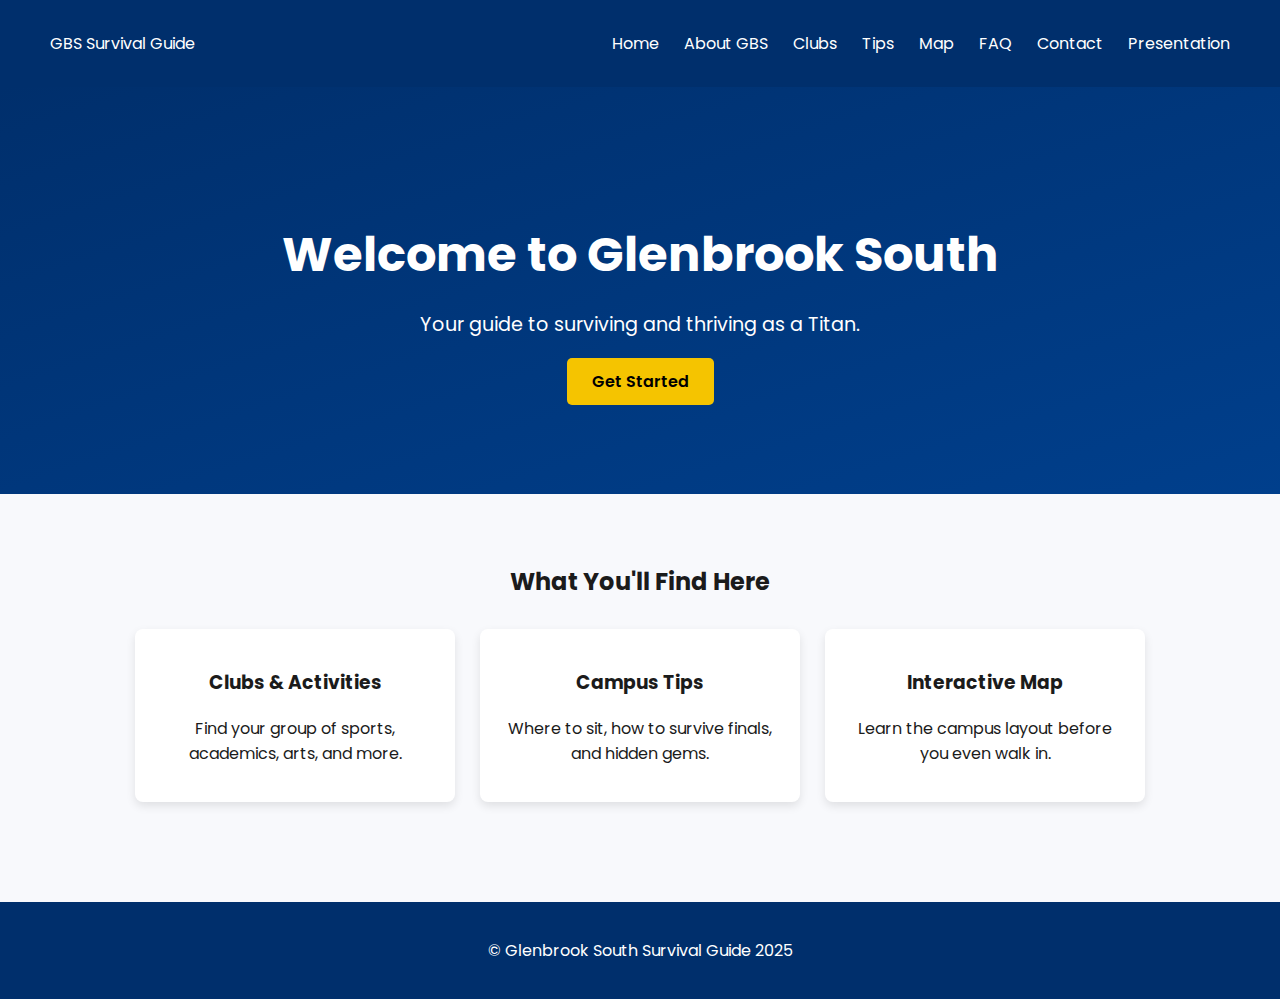
<file: index.html>
<!DOCTYPE html>
<html lang="en">
  <head>
    <meta charset="UTF-8" />
    <meta name="viewport" content="width=device-width, initial-scale=1.0" />
    <title>GBS New Student Survival Guide</title>
    <link rel="stylesheet" href="index.css" />
  </head>
  <body>
    <!-- NAVBAR -->
    <nav class="navbar">
      <div class="logo">GBS Survival Guide</div>
      <ul class="nav-links">
        <li><a href="index.html">Home</a></li>
        <li><a href="about.html">About GBS</a></li>
        <li><a href="clubs.html">Clubs</a></li>
        <li><a href="tips.html">Tips</a></li>
        <li><a href="map.html">Map</a></li>
        <li><a href="faq.html">FAQ</a></li>
        <li><a href="contact.html">Contact</a></li>
        <li><a href="wdc.html">Presentation</a></li>
      </ul>
    </nav>

    <!-- HERO SECTION -->
    <header class="hero">
      <h1>Welcome to Glenbrook South</h1>
      <p>Your guide to surviving and thriving as a Titan.</p>
      <a href="tips.html" class="hero-btn">Get Started</a>
    </header>

    <!-- SECTIONS -->
    <section class="section">
      <h2>What You'll Find Here</h2>
      <div class="cards">
        <div class="card">
          <h3>Clubs & Activities</h3>
          <p>Find your group of sports, academics, arts, and more.</p>
        </div>
        <div class="card">
          <h3>Campus Tips</h3>
          <p>Where to sit, how to survive finals, and hidden gems.</p>
        </div>
        <div class="card">
          <h3>Interactive Map</h3>
          <p>Learn the campus layout before you even walk in.</p>
        </div>
      </div>
    </section>

    <footer>
      <p>© Glenbrook South Survival Guide 2025</p>
    </footer>
  </body>
</html>
</file>
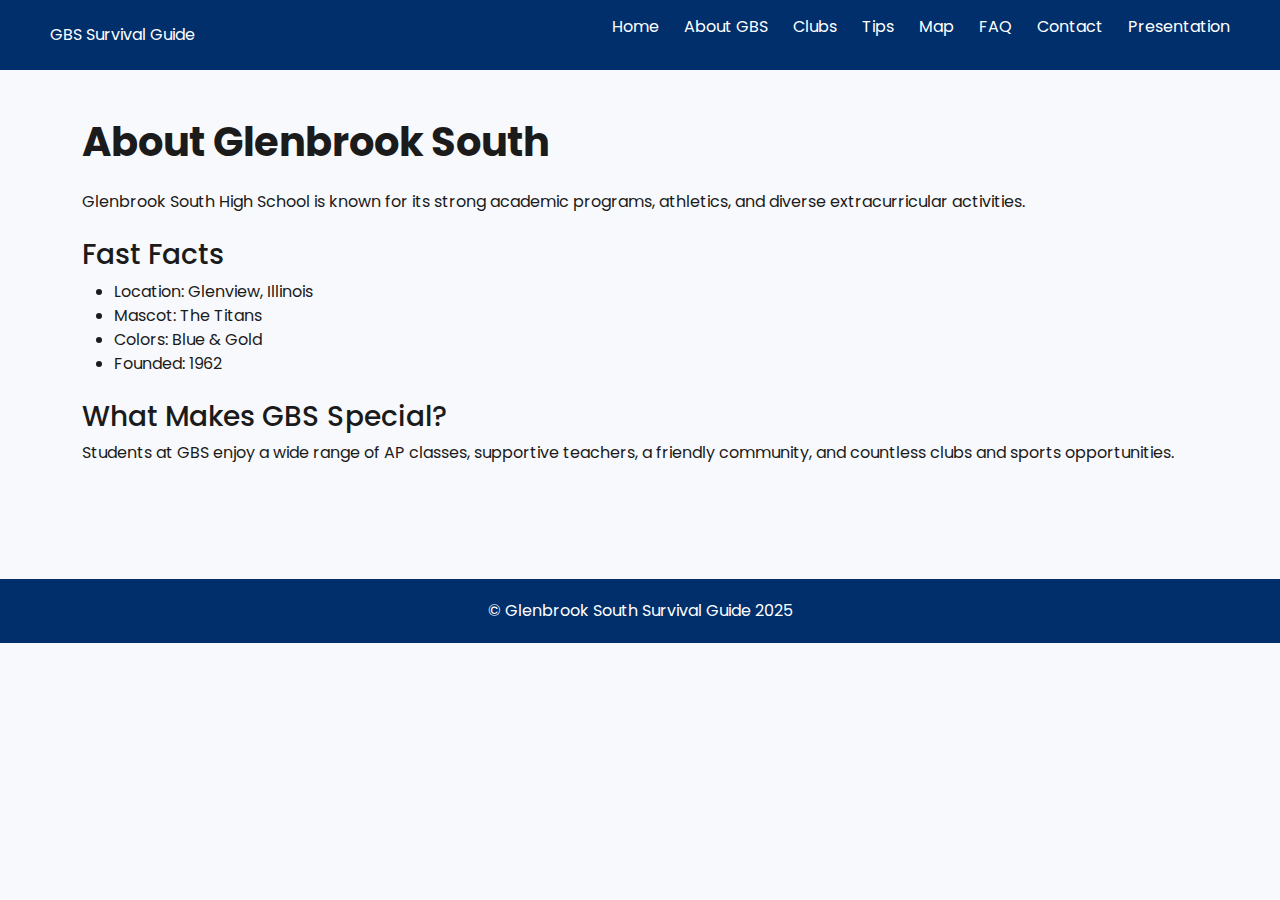
<file: about.html>
<!DOCTYPE html>
<html lang="en">
  <head>
    <meta charset="UTF-8" />
    <meta name="viewport" content="width=device-width, initial-scale=1" />
    <title>About Glenbrook South</title>
    <link
      href="https://cdn.jsdelivr.net/npm/bootstrap@5.3.2/dist/css/bootstrap.min.css"
      rel="stylesheet"
    />
    <script src="https://cdn.jsdelivr.net/npm/bootstrap@5.3.2/dist/js/bootstrap.bundle.min.js"></script>
    <link rel="stylesheet" href="index.css" />
  </head>
  <body>
    <!-- NAVBAR  -->
    <nav class="navbar">
      <div class="logo">GBS Survival Guide</div>
      <ul class="nav-links">
        <li><a href="index.html">Home</a></li>
        <li><a href="about.html">About GBS</a></li>
        <li><a href="clubs.html">Clubs</a></li>
        <li><a href="tips.html">Tips</a></li>
        <li><a href="map.html">Map</a></li>
        <li><a href="faq.html">FAQ</a></li>
        <li><a href="contact.html">Contact</a></li>
        <li><a href="wdc.html">Presentation</a></li>
      </ul>
    </nav>

    <div class="container py-5">
      <h1 class="fw-bold mb-4">About Glenbrook South</h1>

      <p>
        Glenbrook South High School is known for its strong academic programs,
        athletics, and diverse extracurricular activities.
      </p>

      <h3 class="mt-4">Fast Facts</h3>
      <ul>
        <li>Location: Glenview, Illinois</li>
        <li>Mascot: The Titans</li>
        <li>Colors: Blue & Gold</li>
        <li>Founded: 1962</li>
      </ul>

      <h3 class="mt-4">What Makes GBS Special?</h3>
      <p>
        Students at GBS enjoy a wide range of AP classes, supportive teachers, a
        friendly community, and countless clubs and sports opportunities.
      </p>
    </div>

    <!-- FOOTER -->
    <footer>© Glenbrook South Survival Guide 2025</footer>
  </body>
</html>
</file>
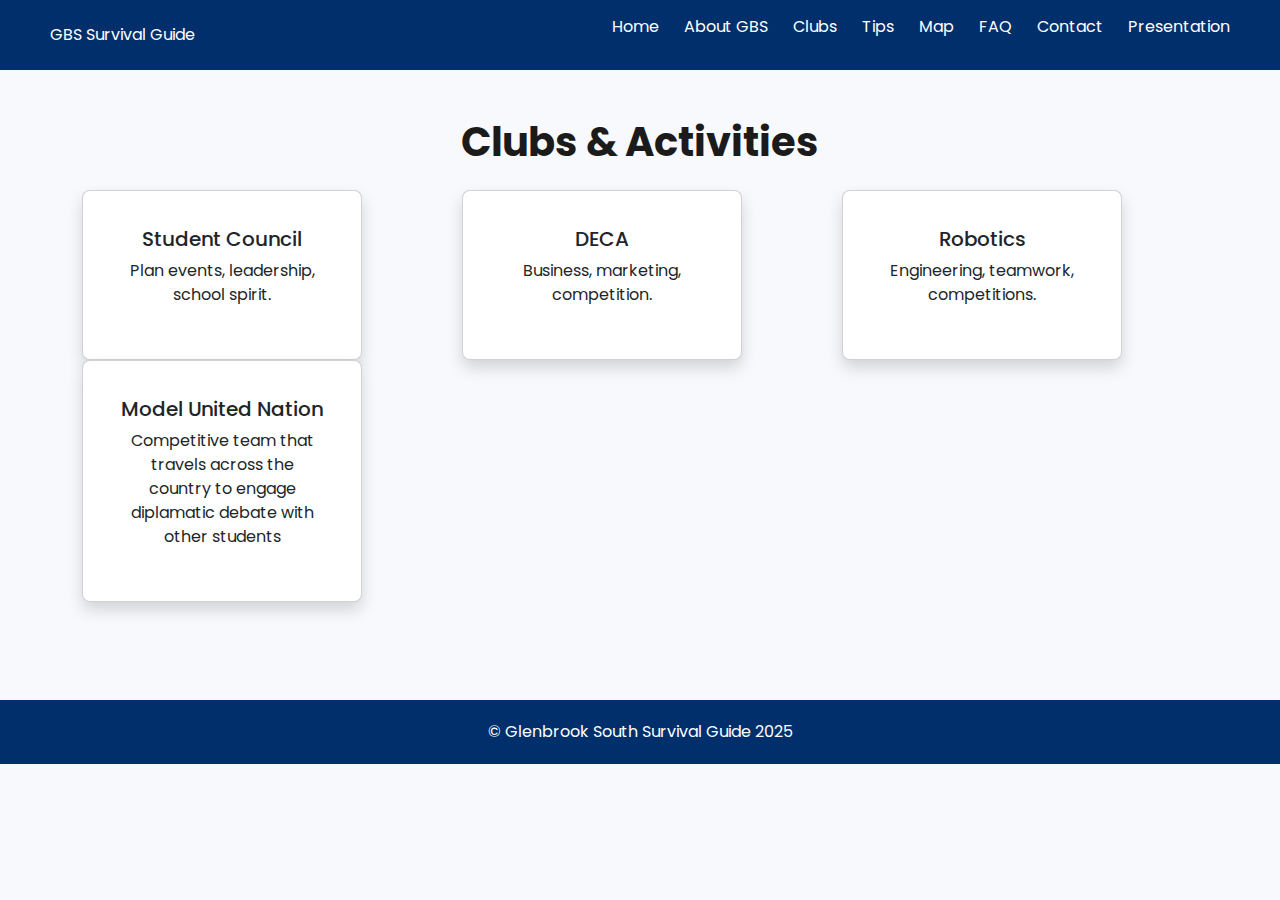
<file: clubs.html>
<!DOCTYPE html>
<html lang="en">
  <head>
    <meta charset="UTF-8" />
    <meta name="viewport" content="width=device-width, initial-scale=1" />
    <title>GBS Clubs & Activities</title>
    <link
      href="https://cdn.jsdelivr.net/npm/bootstrap@5.3.2/dist/css/bootstrap.min.css"
      rel="stylesheet"
    />
    <script src="https://cdn.jsdelivr.net/npm/bootstrap@5.3.2/dist/js/bootstrap.bundle.min.js"></script>
    <link rel="stylesheet" href="index.css" />
  </head>
  <body>
    <!-- NAVBAR -->
    <nav class="navbar">
      <div class="logo">GBS Survival Guide</div>
      <ul class="nav-links">
        <li><a href="index.html">Home</a></li>
        <li><a href="about.html">About GBS</a></li>
        <li><a href="clubs.html">Clubs</a></li>
        <li><a href="tips.html">Tips</a></li>
        <li><a href="map.html">Map</a></li>
        <li><a href="faq.html">FAQ</a></li>
        <li><a href="contact.html">Contact</a></li>
        <li><a href="wdc.html">Presentation</a></li>
      </ul>
    </nav>

    <div class="container py-5">
      <h1 class="fw-bold text-center mb-4">Clubs & Activities</h1>

      <div class="row g-4">
        <!-- Card Example -->
        <div class="col-md-4">
          <div class="card shadow">
            <div class="card-body">
              <h5 class="card-title">Student Council</h5>
              <p>Plan events, leadership, school spirit.</p>
            </div>
          </div>
        </div>

        <div class="col-md-4">
          <div class="card shadow">
            <div class="card-body">
              <h5 class="card-title">DECA</h5>
              <p>Business, marketing, competition.</p>
            </div>
          </div>
        </div>

        <div class="col-md-4">
          <div class="card shadow">
            <div class="card-body">
              <h5 class="card-title">Robotics</h5>
              <p>Engineering, teamwork, competitions.</p>
            </div>
          </div>
        </div>
      </div>

      <div class="col-md-4">
        <div class="card shadow">
          <div class="card-body">
            <h5 class="card-title">Model United Nation</h5>
            <p>
              Competitive team that travels across the country to engage
              diplamatic debate with other students
            </p>
          </div>
        </div>
      </div>
    </div>

    <!-- FOOTER -->
    <footer>© Glenbrook South Survival Guide 2025</footer>
  </body>
</html>
</file>
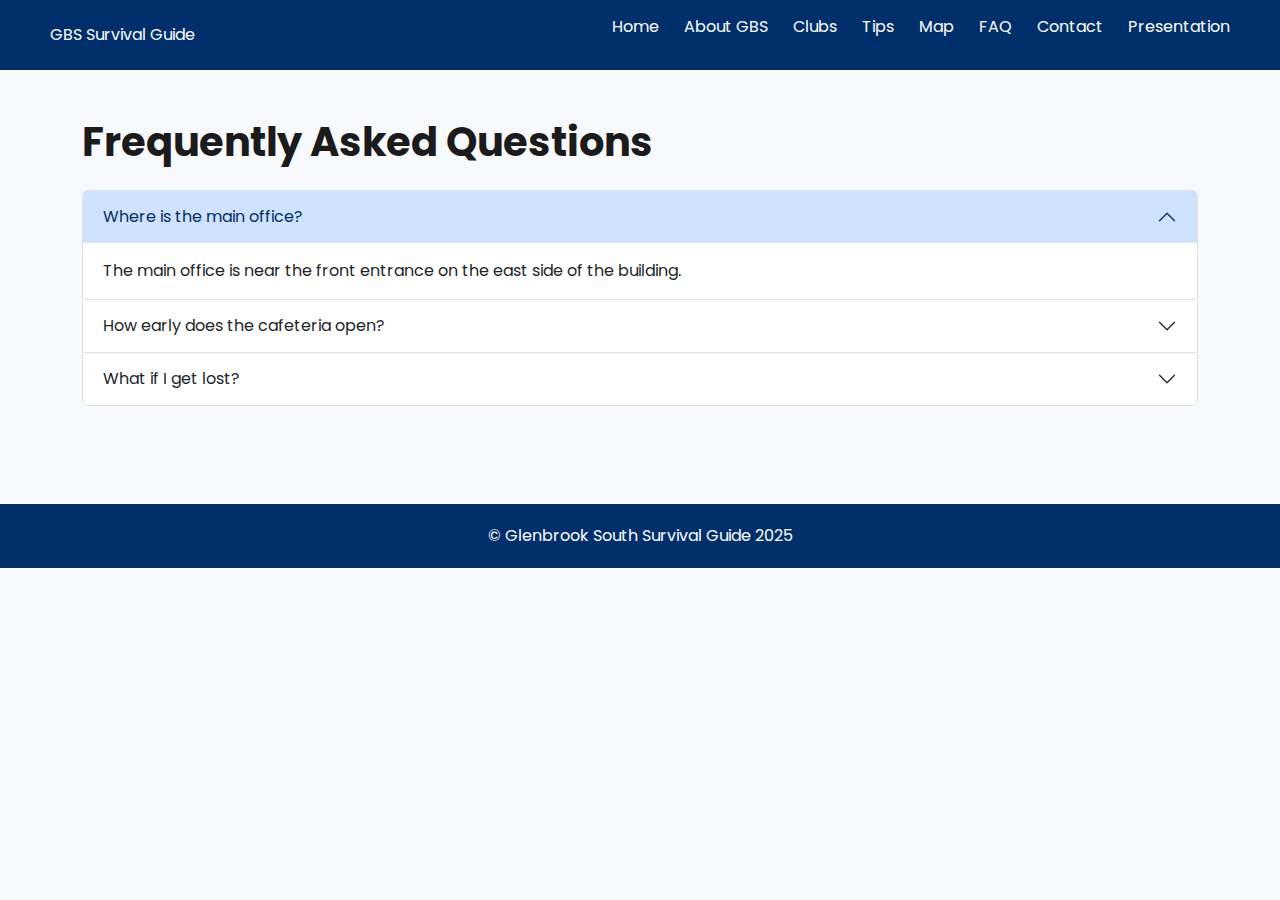
<file: faq.html>
<!DOCTYPE html>
<html lang="en">
  <head>
    <meta charset="UTF-8" />
    <meta name="viewport" content="width=device-width, initial-scale=1" />
    <title>GBS FAQ</title>
    <link
      href="https://cdn.jsdelivr.net/npm/bootstrap@5.3.2/dist/css/bootstrap.min.css"
      rel="stylesheet"
    />
    <script src="https://cdn.jsdelivr.net/npm/bootstrap@5.3.2/dist/js/bootstrap.bundle.min.js"></script>
    <link rel="stylesheet" href="index.css" />
  </head>

  <body>
    <!-- NAVBAR -->
    <nav class="navbar">
      <div class="logo">GBS Survival Guide</div>
      <ul class="nav-links">
        <li><a href="index.html">Home</a></li>
        <li><a href="about.html">About GBS</a></li>
        <li><a href="clubs.html">Clubs</a></li>
        <li><a href="tips.html">Tips</a></li>
        <li><a href="map.html">Map</a></li>
        <li><a href="faq.html">FAQ</a></li>
        <li><a href="contact.html">Contact</a></li>
        <li><a href="wdc.html">Presentation</a></li>
      </ul>
    </nav>

    <div class="container py-5">
      <h1 class="fw-bold mb-4">Frequently Asked Questions</h1>

      <div class="accordion" id="faqAcc">
        <div class="accordion-item">
          <h2 class="accordion-header">
            <button
              class="accordion-button"
              data-bs-toggle="collapse"
              data-bs-target="#q1"
            >
              Where is the main office?
            </button>
          </h2>
          <div
            id="q1"
            class="accordion-collapse collapse show"
            data-bs-parent="#faqAcc"
          >
            <div class="accordion-body">
              The main office is near the front entrance on the east side of the
              building.
            </div>
          </div>
        </div>

        <div class="accordion-item">
          <h2 class="accordion-header">
            <button
              class="accordion-button collapsed"
              data-bs-toggle="collapse"
              data-bs-target="#q2"
            >
              How early does the cafeteria open?
            </button>
          </h2>
          <div
            id="q2"
            class="accordion-collapse collapse"
            data-bs-parent="#faqAcc"
          >
            <div class="accordion-body">
              The cafeteria opens around 7:00 AM for breakfast.
            </div>
          </div>
        </div>

        <div class="accordion-item">
          <h2 class="accordion-header">
            <button
              class="accordion-button collapsed"
              data-bs-toggle="collapse"
              data-bs-target="#q3"
            >
              What if I get lost?
            </button>
          </h2>
          <div
            id="q3"
            class="accordion-collapse collapse"
            data-bs-parent="#faqAcc"
          >
            <div class="accordion-body">
              Ask any teacher or student—people are friendly and used to helping
              freshmen.
            </div>
          </div>
        </div>
      </div>
    </div>

    <!-- FOOTER -->
    <footer>© Glenbrook South Survival Guide 2025</footer>
  </body>
</html>
</file>
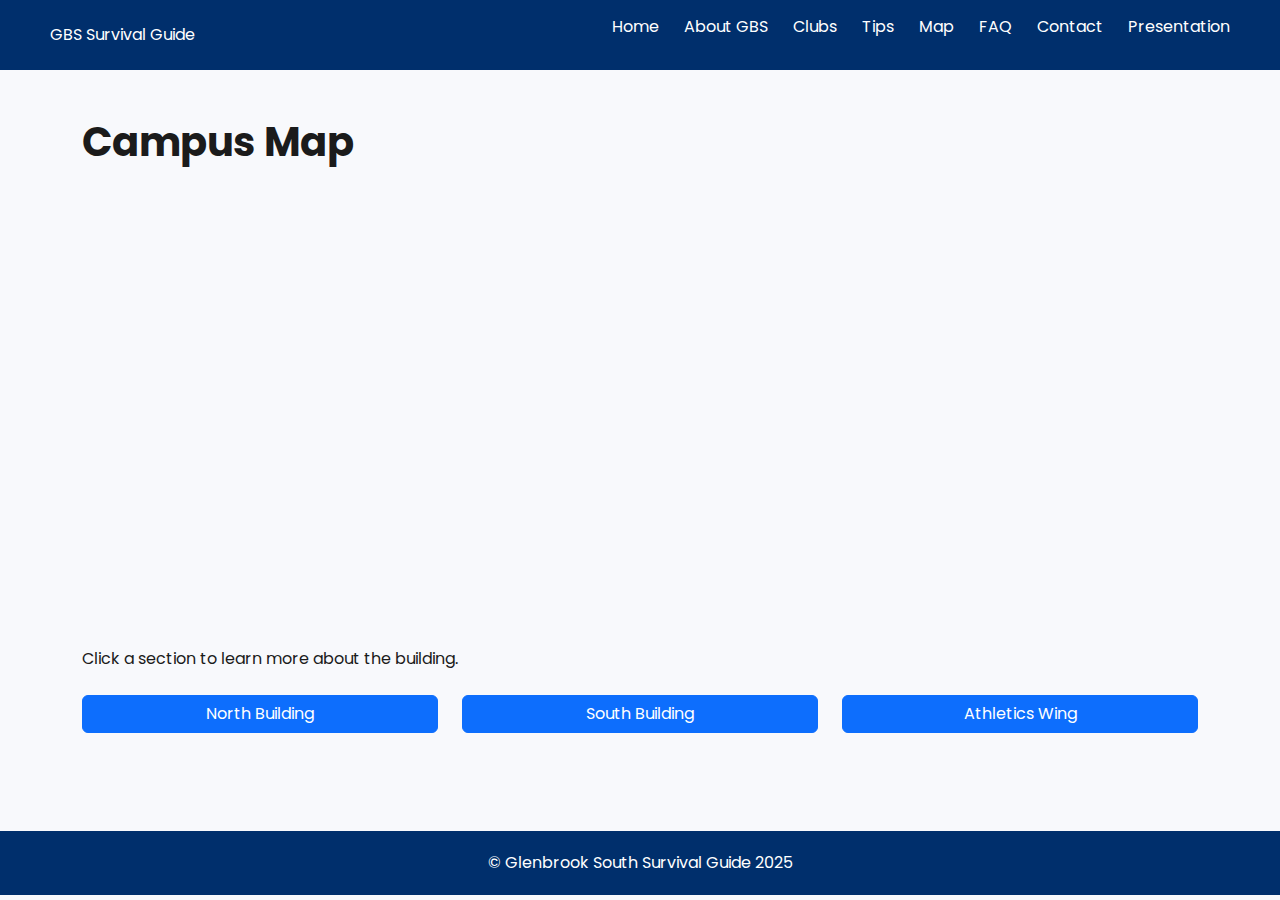
<file: map.html>
<!DOCTYPE html>
<html lang="en">
  <head>
    <meta charset="UTF-8" />
    <meta name="viewport" content="width=device-width, initial-scale=1" />
    <title>GBS Campus Map</title>
    <link
      href="https://cdn.jsdelivr.net/npm/bootstrap@5.3.2/dist/css/bootstrap.min.css"
      rel="stylesheet"
    />
    <script src="https://cdn.jsdelivr.net/npm/bootstrap@5.3.2/dist/js/bootstrap.bundle.min.js"></script>
    <link rel="stylesheet" href="index.css" />
  </head>

  <body>
    <!-- NAVBAR -->
    <nav class="navbar">
      <div class="logo">GBS Survival Guide</div>
      <ul class="nav-links">
        <li><a href="index.html">Home</a></li>
        <li><a href="about.html">About GBS</a></li>
        <li><a href="clubs.html">Clubs</a></li>
        <li><a href="tips.html">Tips</a></li>
        <li><a href="map.html">Map</a></li>
        <li><a href="faq.html">FAQ</a></li>
        <li><a href="contact.html">Contact</a></li>
        <li><a href="wdc.html">Presentation</a></li>
      </ul>
    </nav>

    <div class="container py-5">
      <h1 class="fw-bold mb-4">Campus Map</h1>

      <div class="map" id="map">
        <iframe
          src="https://www.google.com/maps/embed?pb=!1m18!1m12!1m3!1d2960.874519121867!2d-87.85378768399211!3d42.088737979206066!2m3!1f0!2f0!3f0!3m2!1i1024!2i768!4f13.1!3m3!1m2!1s0x0%3A0x11e087fc4352f803!2zNDLCsDA1JzE5LjUiTiA4N8KwNTEnMDUuOCJX!5e0!3m2!1sen!2sus!4v1670431854344!5m2!1sen!2sus"
          width="100%"
          height="450"
          style="border: 0"
          allowfullscreen=""
          loading="lazy"
          referrerpolicy="no-referrer-when-downgrade"
        ></iframe>
      </div>

      <p class="mb-4">Click a section to learn more about the building.</p>

      <div class="row mt-4">
        <div class="col-md-4">
          <button
            class="btn btn-primary w-100"
            data-bs-toggle="modal"
            data-bs-target="#northBuilding"
          >
            North Building
          </button>
        </div>
        <div class="col-md-4">
          <button
            class="btn btn-primary w-100"
            data-bs-toggle="modal"
            data-bs-target="#southBuilding"
          >
            South Building
          </button>
        </div>
        <div class="col-md-4">
          <button
            class="btn btn-primary w-100"
            data-bs-toggle="modal"
            data-bs-target="#athletics"
          >
            Athletics Wing
          </button>
        </div>
      </div>

      <!-- Modal  -->
      <div class="modal fade" id="northBuilding" tabindex="-1">
        <div class="modal-dialog">
          <div class="modal-content">
            <div class="modal-header">
              <h5 class="modal-title">North Building</h5>
              <button class="btn-close" data-bs-dismiss="modal"></button>
            </div>
            <div class="modal-body">
              Home to many English, Social Studies, and World Language
              classrooms.
            </div>
          </div>
        </div>
      </div>
    </div>
     
    <div class="modal fade" id="southBuilding" tabindex="-1">
        <div class="modal-dialog">
          <div class="modal-content">
            <div class="modal-header">
              <h5 class="modal-title">South Building</h5>
              <button class="btn-close" data-bs-dismiss="modal"></button>
            </div>
            <div class="modal-body">
              Home to various diffrent language's classrooms.
            </div>
          </div>
        </div>
      </div>
    </div>

    <div class="modal fade" id="athletics" tabindex="-1">
        <div class="modal-dialog">
          <div class="modal-content">
            <div class="modal-header">
              <h5 class="modal-title">Athletics Wing</h5>
              <button class="btn-close" data-bs-dismiss="modal"></button>
            </div>
            <div class="modal-body">
             Placed in north of the building home to many diffrent sports types
            </div>
          </div>
        </div>
      </div>
    </div

    <!-- FOOTER -->
    <footer>© Glenbrook South Survival Guide 2025</footer>
  </body>
</html>
</file>
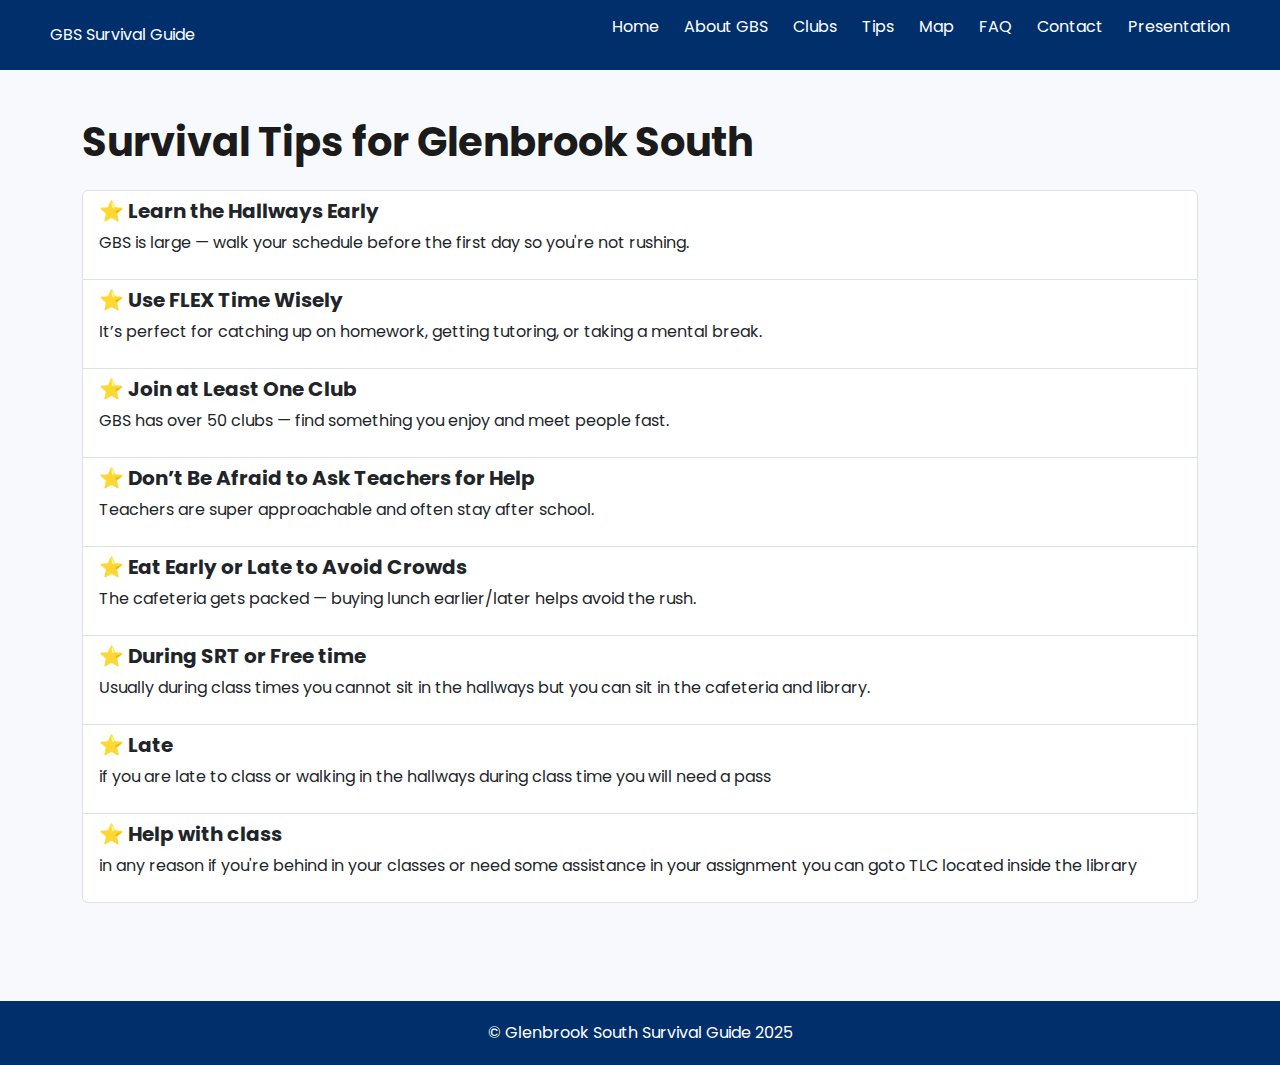
<file: tips.html>
<!DOCTYPE html>
<html lang="en">
  <head>
    <meta charset="UTF-8" />
    <meta name="viewport" content="width=device-width, initial-scale=1" />
    <title>GBS Survival Tips</title>
    <link
      href="https://cdn.jsdelivr.net/npm/bootstrap@5.3.2/dist/css/bootstrap.min.css"
      rel="stylesheet"
    />
    <script src="https://cdn.jsdelivr.net/npm/bootstrap@5.3.2/dist/js/bootstrap.bundle.min.js"></script>
    <link rel="stylesheet" href="index.css" />
  </head>

  <body>
    <!-- NAVBAR -->
    <nav class="navbar">
      <div class="logo">GBS Survival Guide</div>
      <ul class="nav-links">
        <li><a href="index.html">Home</a></li>
        <li><a href="about.html">About GBS</a></li>
        <li><a href="clubs.html">Clubs</a></li>
        <li><a href="tips.html">Tips</a></li>
        <li><a href="map.html">Map</a></li>
        <li><a href="faq.html">FAQ</a></li>
        <li><a href="contact.html">Contact</a></li>
        <li><a href="wdc.html">Presentation</a></li>
      </ul>
    </nav>

    <div class="container py-5">
      <h1 class="fw-bold mb-4">Survival Tips for Glenbrook South</h1>

      <div class="list-group">
        <div class="list-group-item">
          <h5 class="fw-bold">⭐ Learn the Hallways Early</h5>
          <p>
            GBS is large — walk your schedule before the first day so you're not
            rushing.
          </p>
        </div>

        <div class="list-group-item">
          <h5 class="fw-bold">⭐ Use FLEX Time Wisely</h5>
          <p>
            It’s perfect for catching up on homework, getting tutoring, or
            taking a mental break.
          </p>
        </div>

        <div class="list-group-item">
          <h5 class="fw-bold">⭐ Join at Least One Club</h5>
          <p>
            GBS has over 50 clubs — find something you enjoy and meet people
            fast.
          </p>
        </div>

        <div class="list-group-item">
          <h5 class="fw-bold">⭐ Don’t Be Afraid to Ask Teachers for Help</h5>
          <p>Teachers are super approachable and often stay after school.</p>
        </div>

        <div class="list-group-item">
          <h5 class="fw-bold">⭐ Eat Early or Late to Avoid Crowds</h5>
          <p>
            The cafeteria gets packed — buying lunch earlier/later helps avoid
            the rush.
          </p>
        </div>
        <div class="list-group-item">
          <h5 class="fw-bold">⭐ During SRT or Free time</h5>
          <p>
            Usually during class times you cannot sit in the hallways but you
            can sit in the cafeteria and library.
          </p>
        </div>
        <div class="list-group-item">
          <h5 class="fw-bold">⭐ Late</h5>
          <p>
            if you are late to class or walking in the hallways during class
            time you will need a pass
          </p>
        </div>
        <div class="list-group-item">
          <h5 class="fw-bold">⭐ Help with class</h5>
          <p>
            in any reason if you're behind in your classes or need some
            assistance in your assignment you can goto TLC located inside the
            library
          </p>
        </div>
      </div>
    </div>

    <!-- FOOTER -->
    <footer>© Glenbrook South Survival Guide 2025</footer>
  </body>
</html>
</file>
<file: index.css>
/* Google Font (Modern Look) */
@import url("https://fonts.googleapis.com/css2?family=Poppins:wght@300;400;600&display=swap");

body {
  margin: 0;
  font-family: "Poppins", sans-serif;
  background: hsl(216, 45%, 98%);
  color: #1b1b1b;
}

/* NAVBAR */
.navbar {
  display: flex;
  justify-content: space-between;
  align-items: center;
  background: #002f6c;
  padding: 15px 50px;
  color: white;
}

.nav-links {
  list-style: none;
  display: flex;
  gap: 25px;
}

.nav-links a {
  color: white;
  text-decoration: none;
  font-weight: 400;
}

.nav-links a:hover {
  border-bottom: 2px solid #f5c400;
}

/* HERO SECTION */
.hero {
  text-align: center;
  padding: 100px 20px;
  background: linear-gradient(to bottom right, #002f6c, #003f8c);
  color: white;
}

.hero h1 {
  font-size: 3rem;
  margin-bottom: 10px;
}

.hero p {
  font-size: 1.2rem;
  margin-bottom: 30px;
}

.hero-btn {
  padding: 12px 25px;
  background: #f5c400;
  color: black;
  border-radius: 5px;
  text-decoration: none;
  font-weight: 600;
}

/* FEATURES SECTION */
.section {
  padding: 50px 20px;
  text-align: center;
}

.cards {
  display: flex;
  justify-content: center;
  gap: 25px;
  flex-wrap: wrap;
  margin-top: 30px;
}

.card {
  background: white;
  padding: 20px;
  border-radius: 8px;
  width: 280px;
  text-align: center;
  box-shadow: 0 4px 10px rgba(0, 0, 0, 0.1);
}

/* FOOTER */
footer {
  padding: 20px;
  text-align: center;
  background: #002f6c;
  color: white;
  margin-top: 50px;
}
</file>
